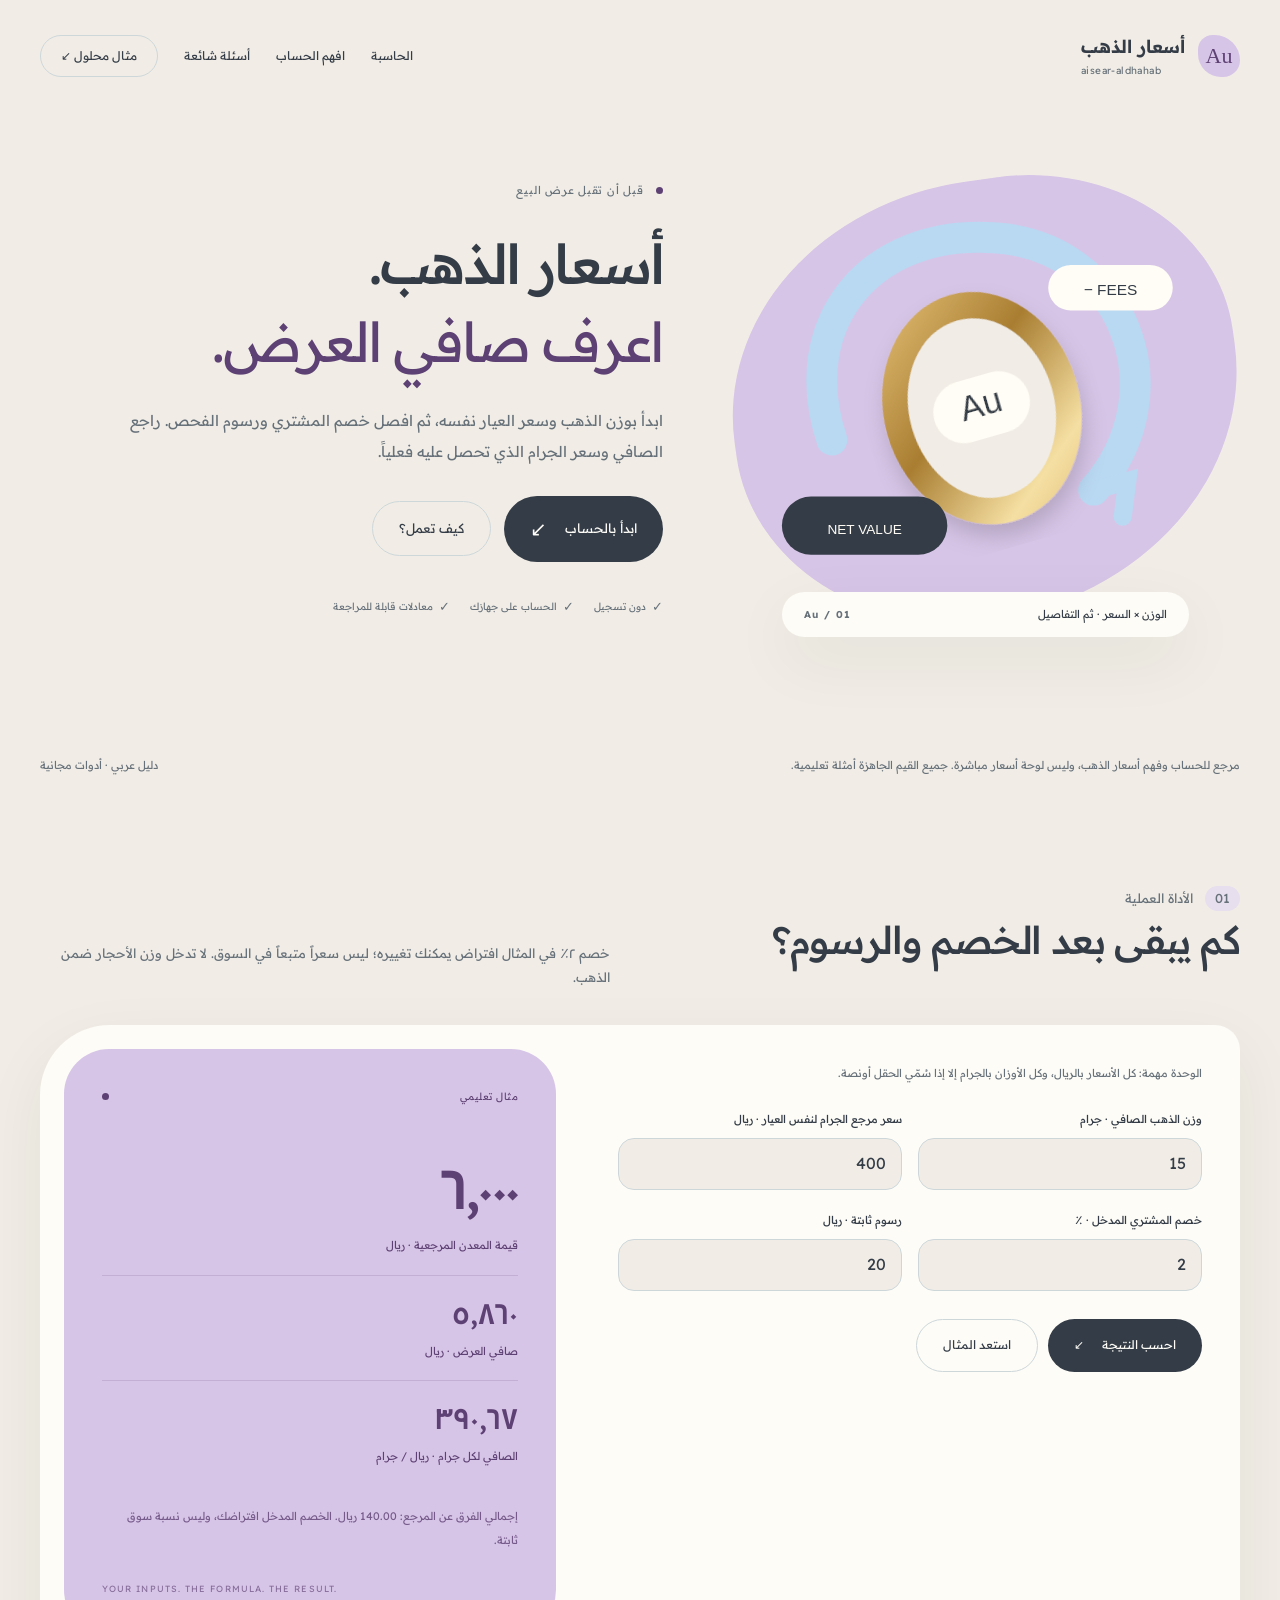
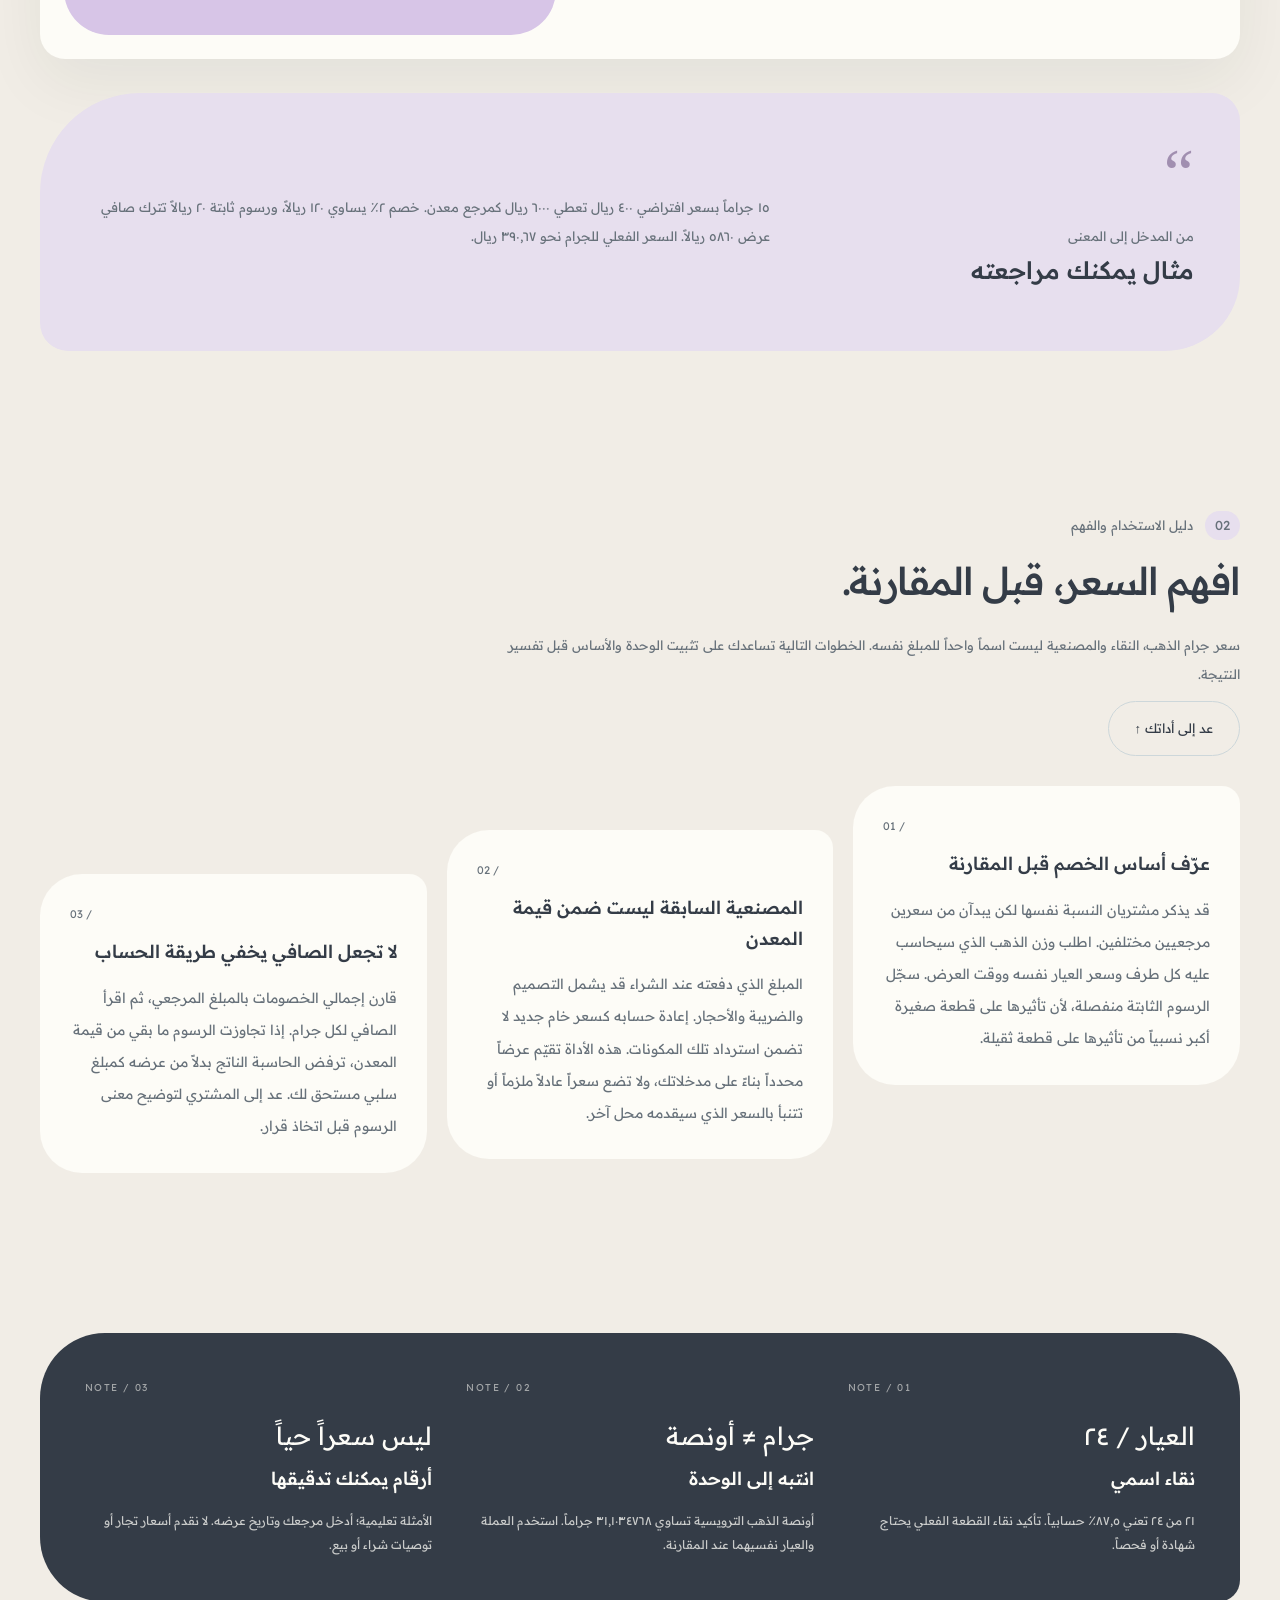
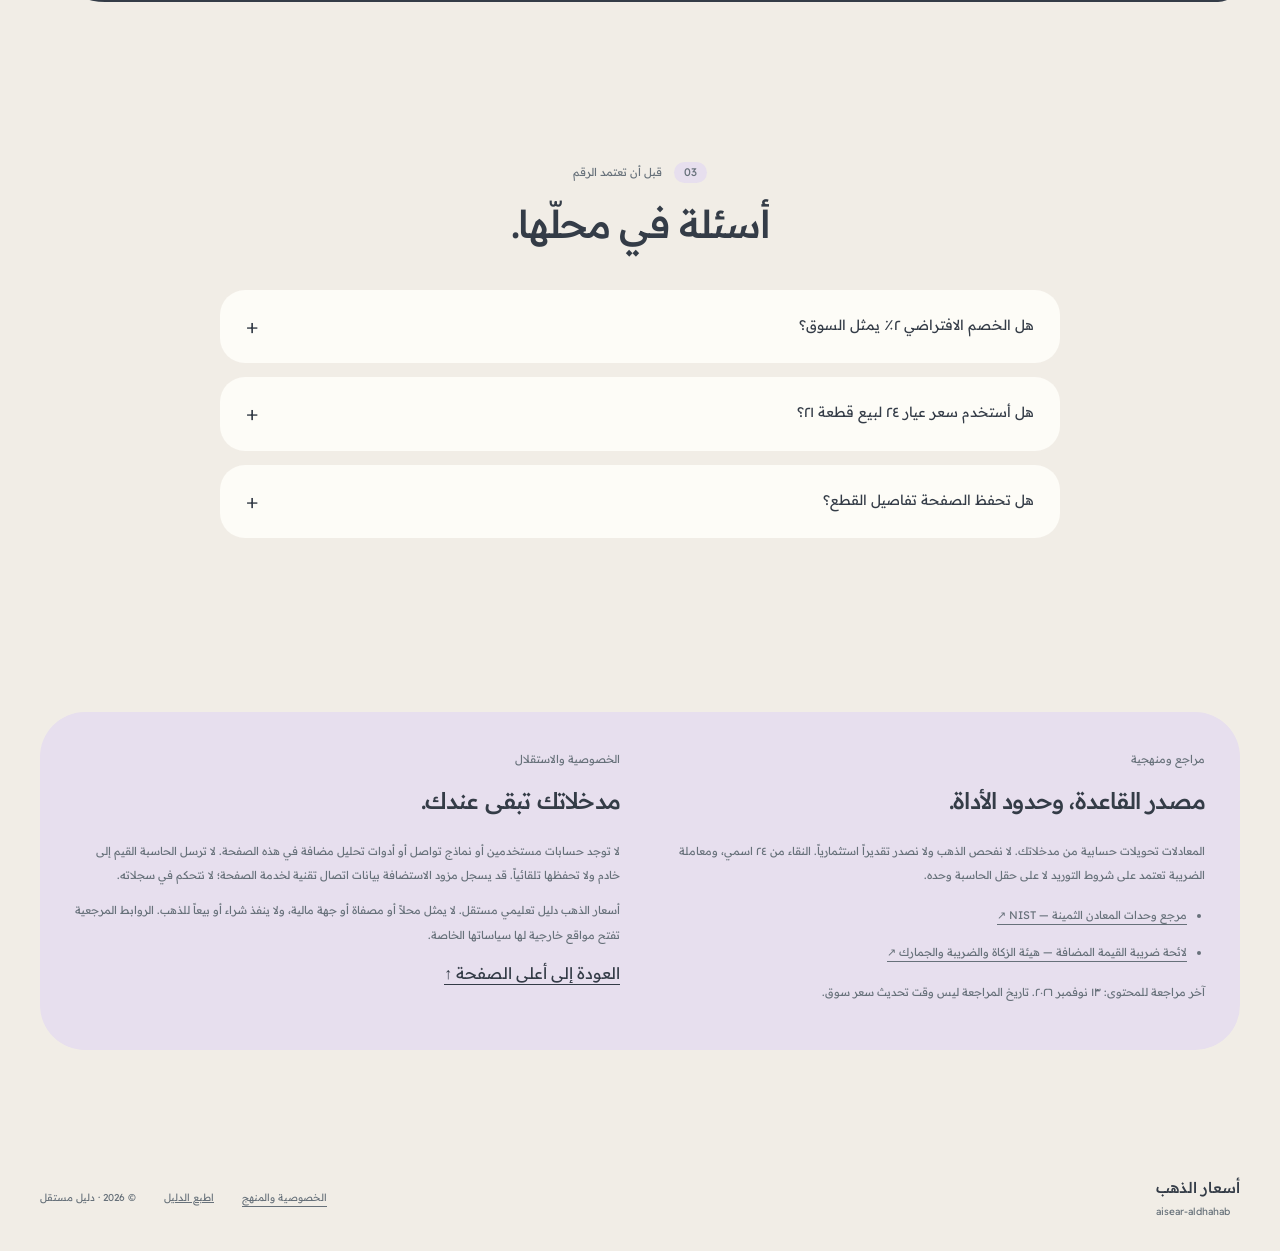
<file: index.html>
<!doctype html><html lang="ar" dir="rtl"><head><meta charset="utf-8"><meta name="viewport" content="width=device-width,initial-scale=1"><title>أسعار الذهب: حاسبة بيع الذهب المستعمل وصافي المبلغ</title><meta name="description" content="ابدأ بوزن الذهب وسعر العيار نفسه، ثم افصل خصم المشتري ورسوم الفحص. راجع الصافي وسعر الجرام الذي تحصل عليه فعلياً. حاسبة عربية بمعادلات واضحة وأمثلة تعليمية؛ السعر تدخله أنت."><meta name="robots" content="index,follow,max-image-preview:large"><meta name="theme-color" content="#343c47"><link rel="canonical" href="https://bonsaionlinecas-sys.github.io/aisear-aldhahab/"><link rel="icon" href="assets/icon.svg" type="image/svg+xml"><link rel="preload" href="assets/readex-pro.ttf" as="font" type="font/ttf" crossorigin><link rel="stylesheet" href="assets/style.css"><meta property="og:type" content="website"><meta property="og:locale" content="ar_SA"><meta property="og:title" content="أسعار الذهب: حاسبة بيع الذهب المستعمل وصافي المبلغ"><meta property="og:description" content="ابدأ بوزن الذهب وسعر العيار نفسه، ثم افصل خصم المشتري ورسوم الفحص. راجع الصافي وسعر الجرام الذي تحصل عليه فعلياً. حاسبة عربية بمعادلات واضحة وأمثلة تعليمية؛ السعر تدخله أنت."><meta property="og:url" content="https://bonsaionlinecas-sys.github.io/aisear-aldhahab/"><meta property="og:image" content="https://bonsaionlinecas-sys.github.io/aisear-aldhahab/assets/social.svg"><meta name="twitter:card" content="summary_large_image"><script type="application/ld+json">{"@context":"https://schema.org","@graph":[{"@type":"WebSite","@id":"https://bonsaionlinecas-sys.github.io/aisear-aldhahab/#website","url":"https://bonsaionlinecas-sys.github.io/aisear-aldhahab/","name":"أسعار الذهب","inLanguage":"ar-SA"},{"@type":"WebPage","@id":"https://bonsaionlinecas-sys.github.io/aisear-aldhahab/#webpage","url":"https://bonsaionlinecas-sys.github.io/aisear-aldhahab/","name":"أسعار الذهب: حاسبة بيع الذهب المستعمل وصافي المبلغ","description":"ابدأ بوزن الذهب وسعر العيار نفسه، ثم افصل خصم المشتري ورسوم الفحص. راجع الصافي وسعر الجرام الذي تحصل عليه فعلياً. حاسبة عربية بمعادلات واضحة وأمثلة تعليمية؛ السعر تدخله أنت.","isPartOf":{"@id":"https://bonsaionlinecas-sys.github.io/aisear-aldhahab/#website"},"inLanguage":"ar-SA","mainEntity":{"@id":"https://bonsaionlinecas-sys.github.io/aisear-aldhahab/#calculator"}},{"@type":"WebApplication","@id":"https://bonsaionlinecas-sys.github.io/aisear-aldhahab/#calculator","name":"كم يبقى بعد الخصم والرسوم؟","url":"https://bonsaionlinecas-sys.github.io/aisear-aldhahab/#calculator","applicationCategory":"FinanceApplication","operatingSystem":"Any","inLanguage":"ar-SA","browserRequirements":"JavaScript for interactive calculations","isAccessibleForFree":true,"offers":{"@type":"Offer","price":"0","priceCurrency":"SAR"}}]}</script><script type="module" src="assets/app.mjs"></script></head><body class="gold editorial"><a class="skip" href="#main">انتقل إلى المحتوى</a><header class="site-header wrap"><a class="brand" href="/aisear-aldhahab/" aria-label="أسعار الذهب — الرئيسية"><span class="brand-mark" aria-hidden="true">Au</span><span><strong>أسعار الذهب</strong><small>aisear-aldhahab</small></span></a><button type="button" id="menu-toggle" aria-controls="page-nav" aria-expanded="false">القائمة</button><nav id="page-nav" aria-label="التنقل الرئيسي"><a href="#calculator">الحاسبة</a><a href="#guide">افهم الحساب</a><a href="#faq">أسئلة شائعة</a><a href="#example" class="nav-cta">مثال محلول ↙</a></nav></header><main id="main"><section class="hero wrap" aria-labelledby="hero-title"><div class="hero-copy"><div class="eyebrow">قبل أن تقبل عرض البيع</div><h1 id="hero-title">أسعار الذهب.<span>اعرف صافي العرض.</span></h1><p>ابدأ بوزن الذهب وسعر العيار نفسه، ثم افصل خصم المشتري ورسوم الفحص. راجع الصافي وسعر الجرام الذي تحصل عليه فعلياً.</p><div class="hero-actions"><a class="btn" href="#calculator">ابدأ بالحساب<span class="arrow" aria-hidden="true">↙</span></a><a class="btn btn-quiet" href="#guide">كيف تعمل؟</a></div><div class="hero-foot"><span>دون تسجيل</span><span>الحساب على جهازك</span><span>معادلات قابلة للمراجعة</span></div></div><div class="art"><img class="hero-art" src="assets/hero.svg" width="560" height="520" alt="" fetchpriority="high"><div class="art-caption"><span>الوزن × السعر · ثم التفاصيل</span><b dir="ltr">Au / 01</b></div></div></section><div class="trust-strip wrap"><p>مرجع للحساب وفهم أسعار الذهب، وليس لوحة أسعار مباشرة. جميع القيم الجاهزة أمثلة تعليمية.</p><span>دليل عربي · أدوات مجانية</span></div><section id="calculator" class="section wrap" aria-labelledby="tool-title"><div class="section-head"><div><p class="section-kicker"><b>01</b>الأداة العملية</p><h2 id="tool-title">كم يبقى بعد الخصم والرسوم؟</h2></div><p>خصم ٢٪ في المثال افتراض يمكنك تغييره؛ ليس سعراً متبعاً في السوق. لا تدخل وزن الأحجار ضمن الذهب.</p></div><div class="tool-shell"><div class="form-panel"><p class="form-hint">الوحدة مهمة: كل الأسعار بالريال، وكل الأوزان بالجرام إلا إذا سُمّي الحقل أونصة.</p><form id="calculator-form" data-tool="scrap" data-topic="gold"><div class="fields"><div class="field"><label for="weight">وزن الذهب الصافي · جرام</label><input id="weight" name="weight" type="text" inputmode="decimal" value="15" data-number data-min="0.001" data-max="100000" data-integer="false" autocomplete="off" required spellcheck="false" maxlength="18"></div><div class="field"><label for="price">سعر مرجع الجرام لنفس العيار · ريال</label><input id="price" name="price" type="text" inputmode="decimal" value="400" data-number data-min="0.001" data-max="1000000" data-integer="false" autocomplete="off" required spellcheck="false" maxlength="18"></div><div class="field"><label for="discount">خصم المشتري المدخل · ٪</label><input id="discount" name="discount" type="text" inputmode="decimal" value="2" data-number data-min="0" data-max="100" data-integer="false" autocomplete="off" required spellcheck="false" maxlength="18"></div><div class="field"><label for="fee">رسوم ثابتة · ريال</label><input id="fee" name="fee" type="text" inputmode="decimal" value="20" data-number data-min="0" data-max="1000000" data-integer="false" autocomplete="off" required spellcheck="false" maxlength="18"></div></div><div class="form-buttons"><button class="btn" type="submit">احسب النتيجة <span aria-hidden="true">↙</span></button><button class="btn btn-quiet" type="reset">استعد المثال</button></div></form><p id="form-error" class="error" role="alert" hidden></p><noscript><p class="error">الحساب التفاعلي يحتاج JavaScript. المثال المحلول والمعادلات والمحتوى الإرشادي أدناه متاحة للقراءة بدونه.</p></noscript></div><div class="result-panel"><div><div class="result-overline"><span id="result-state">مثال تعليمي</span><span class="dot" aria-hidden="true"></span></div><div id="result" aria-live="polite" aria-atomic="true"><div class="metric"><strong data-result="0">٦٬٠٠٠</strong><span>قيمة المعدن المرجعية · ريال</span></div><div class="metric"><strong data-result="1">٥٬٨٦٠</strong><span>صافي العرض · ريال</span></div><div class="metric"><strong data-result="2">٣٩٠٫٦٦٦٧</strong><span>الصافي لكل جرام · ريال / جرام</span></div><p id="result-note" class="result-note">إجمالي الفرق عن المرجع: 140.00 ريال. الخصم المدخل افتراضك، وليس نسبة سوق ثابتة.</p></div></div><span class="mini-label" dir="ltr">YOUR INPUTS. THE FORMULA. THE RESULT.</span></div></div><aside class="example" id="example" aria-labelledby="example-title"><div><div class="example-mark" aria-hidden="true">“</div><p class="section-kicker">من المدخل إلى المعنى</p><h3 id="example-title">مثال يمكنك مراجعته</h3></div><p>١٥ جراماً بسعر افتراضي ٤٠٠ ريال تعطي ٦٠٠٠ ريال كمرجع معدن. خصم ٢٪ يساوي ١٢٠ ريالاً، ورسوم ثابتة ٢٠ ريالاً تترك صافي عرض ٥٨٦٠ ريالاً. السعر الفعلي للجرام نحو ٣٩٠٫٦٧ ريال.</p></aside></section><section id="guide" class="section wrap guide" aria-labelledby="guide-title"><div class="guide-title"><p class="section-kicker"><b>02</b>دليل الاستخدام والفهم</p><h2 id="guide-title">افهم السعر، قبل المقارنة.</h2><p>سعر جرام الذهب، النقاء والمصنعية ليست اسماً واحداً للمبلغ نفسه. الخطوات التالية تساعدك على تثبيت الوحدة والأساس قبل تفسير النتيجة.</p><a href="#calculator" class="btn btn-quiet">عد إلى أداتك ↑</a></div><div><article class="guide-article"><span class="article-no" dir="ltr">01 /</span><h3>عرّف أساس الخصم قبل المقارنة</h3><p>قد يذكر مشتريان النسبة نفسها لكن يبدآن من سعرين مرجعيين مختلفين. اطلب وزن الذهب الذي سيحاسب عليه كل طرف وسعر العيار نفسه ووقت العرض. سجّل الرسوم الثابتة منفصلة، لأن تأثيرها على قطعة صغيرة أكبر نسبياً من تأثيرها على قطعة ثقيلة.</p></article><article class="guide-article"><span class="article-no" dir="ltr">02 /</span><h3>المصنعية السابقة ليست ضمن قيمة المعدن</h3><p>المبلغ الذي دفعته عند الشراء قد يشمل التصميم والضريبة والأحجار. إعادة حسابه كسعر خام جديد لا تضمن استرداد تلك المكونات. هذه الأداة تقيّم عرضاً محدداً بناءً على مدخلاتك، ولا تضع سعراً عادلاً ملزماً أو تتنبأ بالسعر الذي سيقدمه محل آخر.</p></article><article class="guide-article"><span class="article-no" dir="ltr">03 /</span><h3>لا تجعل الصافي يخفي طريقة الحساب</h3><p>قارن إجمالي الخصومات بالمبلغ المرجعي، ثم اقرأ الصافي لكل جرام. إذا تجاوزت الرسوم ما بقي من قيمة المعدن، ترفض الحاسبة الناتج بدلاً من عرضه كمبلغ سلبي مستحق لك. عد إلى المشتري لتوضيح معنى الرسوم قبل اتخاذ قرار.</p></article></div></section><section class="section wrap" aria-label="مفاتيح القراءة"><div class="info-band"><article><small dir="ltr">NOTE / 01</small><strong>العيار / ٢٤</strong><h3>نقاء اسمي</h3><p>٢١ من ٢٤ تعني ٨٧٫٥٪ حسابياً. تأكيد نقاء القطعة الفعلي يحتاج شهادة أو فحصاً.</p></article><article><small dir="ltr">NOTE / 02</small><strong>جرام ≠ أونصة</strong><h3>انتبه إلى الوحدة</h3><p>أونصة الذهب الترويسية تساوي ٣١٫١٠٣٤٧٦٨ جراماً. استخدم العملة والعيار نفسيهما عند المقارنة.</p></article><article><small dir="ltr">NOTE / 03</small><strong>ليس سعراً حياً</strong><h3>أرقام يمكنك تدقيقها</h3><p>الأمثلة تعليمية؛ أدخل مرجعك وتاريخ عرضه. لا نقدم أسعار تجار أو توصيات شراء أو بيع.</p></article></div></section><section id="faq" class="section wrap faq" aria-labelledby="faq-title"><p class="section-kicker"><b>03</b>قبل أن تعتمد الرقم</p><h2 id="faq-title">أسئلة في محلّها.</h2><details><summary>هل الخصم الافتراضي ٢٪ يمثل السوق؟</summary><p>لا. هو مثال حسابي فقط. أدخل النسبة الفعلية التي قدمها المشتري أو صفراً إن لم توجد.</p></details><details><summary>هل أستخدم سعر عيار ٢٤ لبيع قطعة ٢١؟</summary><p>ليس مباشرة. أدخل سعر جرام العيار نفسه، أو حوّل المرجع أولاً وفق النقاء.</p></details><details><summary>هل تحفظ الصفحة تفاصيل القطع؟</summary><p>لا ترسل المدخلات ولا تحفظها تلقائياً. تبقى العملية في الصفحة الحالية داخل متصفحك.</p></details></section><section id="sources" class="section wrap"><div class="sources"><div><p class="section-kicker">مراجع ومنهجية</p><h2>مصدر القاعدة، وحدود الأداة.</h2><p>المعادلات تحويلات حسابية من مدخلاتك. لا نفحص الذهب ولا نصدر تقديراً استثمارياً. النقاء من ٢٤ اسمي، ومعاملة الضريبة تعتمد على شروط التوريد لا على حقل الحاسبة وحده.</p><ul><li><a href="https://www.nist.gov/pml/special-publication-811/nist-guide-si-appendix-b-conversion-factors/nist-guide-si-appendix-b8" target="_blank" rel="noopener noreferrer">مرجع وحدات المعادن الثمينة — NIST ↗</a></li><li><a href="https://zatca.gov.sa/en/RulesRegulations/Taxes/Documents/Implmenting%20Regulations%20of%20the%20VAT%20Law_EN.pdf" target="_blank" rel="noopener noreferrer">لائحة ضريبة القيمة المضافة — هيئة الزكاة والضريبة والجمارك ↗</a></li></ul><p>آخر مراجعة للمحتوى: ١٣ نوفمبر ٢٠٢٦. تاريخ المراجعة ليس وقت تحديث سعر سوق.</p></div><div id="privacy"><p class="section-kicker">الخصوصية والاستقلال</p><h2>مدخلاتك تبقى عندك.</h2><p>لا توجد حسابات مستخدمين أو نماذج تواصل أو أدوات تحليل مضافة في هذه الصفحة. لا ترسل الحاسبة القيم إلى خادم ولا تحفظها تلقائياً. قد يسجل مزود الاستضافة بيانات اتصال تقنية لخدمة الصفحة؛ لا نتحكم في سجلاته.</p><p>أسعار الذهب دليل تعليمي مستقل. لا يمثل محلاً أو مصفاة أو جهة مالية، ولا ينفذ شراء أو بيعاً للذهب. الروابط المرجعية تفتح مواقع خارجية لها سياساتها الخاصة.</p><a href="#main">العودة إلى أعلى الصفحة ↑</a></div></div></section></main><footer class="site-footer wrap"><div class="footer-brand"><strong>أسعار الذهب</strong><span>aisear-aldhahab</span></div><div class="footer-end"><a href="#privacy">الخصوصية والمنهج</a><button type="button" id="print-page" class="print-btn">اطبع الدليل</button><span>© 2026 · دليل مستقل</span></div></footer></body></html>
</file>
<file: assets/style.css>
@font-face{font-family:Readex;src:url('./readex-pro.ttf') format('truetype');font-weight:100 900;font-style:normal;font-display:swap}
:root{font-family:Readex,Tahoma,sans-serif;font-synthesis:none;--paper:#f4f3e8;--ink:#17312c;--muted:#50645e;--accent:#c5ed65;--accent-ink:#203923;--surface:#fffdf7;--wash:#e3e8d8;--line:#cbd4c6;--round:48px;--shadow:0 22px 65px #142d2410;color:var(--ink);background:var(--paper);scroll-behavior:smooth;scroll-padding-top:110px}
*{box-sizing:border-box}body{margin:0;line-height:1.9;overflow-x:clip}a{color:inherit;text-decoration-thickness:1px;text-underline-offset:5px}button,input,select{font:inherit}button,a,input,select,summary{-webkit-tap-highlight-color:transparent}button{cursor:pointer}button:disabled{cursor:default;opacity:.45}a:focus-visible,button:focus-visible,input:focus-visible,select:focus-visible,summary:focus-visible{outline:3px solid var(--ink);outline-offset:5px}input:focus-visible,select:focus-visible{outline-color:var(--accent-ink)}button,a{touch-action:manipulation}::selection{background:var(--accent);color:var(--accent-ink)}[hidden]{display:none!important}.skip{position:absolute;top:-100px;right:20px;z-index:100;padding:10px 22px;background:var(--accent);border-radius:40px}.skip:focus{top:10px}.wrap{width:min(1200px,calc(100% - 64px));margin-inline:auto}.site-header{position:relative;z-index:5;display:flex;align-items:center;gap:24px;justify-content:space-between;min-height:112px}.brand{display:flex;gap:13px;align-items:center;text-decoration:none;line-height:1.3}.brand-mark{width:42px;height:42px;display:grid;place-items:center;border-radius:50% 50% 42% 50%;background:var(--accent);color:var(--accent-ink);font-size:22px}.brand strong{display:block;font-size:18px;font-weight:650}.brand small{font-size:10px;letter-spacing:.04em;direction:ltr;display:block;margin-top:6px;color:var(--muted)}nav{display:flex;gap:26px;align-items:center;font-size:12px}nav a{text-decoration:none}nav a:hover{text-decoration:underline}nav .nav-cta{padding:9px 20px;border:1px solid var(--line);border-radius:60px}#menu-toggle{display:none;border:1px solid var(--line);border-radius:50px;padding:8px 16px;background:transparent;color:inherit}.hero{position:relative;padding:54px 0 70px;display:grid;grid-template-columns:1.03fr .97fr;gap:55px;align-items:center;min-height:620px}.eyebrow{font-size:11px;letter-spacing:.07em;color:var(--muted);display:flex;align-items:center;gap:12px}.eyebrow:before{content:'';width:7px;height:7px;border-radius:50%;background:var(--accent-ink)}h1{font-weight:500;font-size:clamp(38px,4.65vw,66px);line-height:1.42;letter-spacing:-.045em;margin:24px 0}h1 span{display:block;color:var(--accent-ink)}.hero p{font-size:15px;max-width:540px;color:var(--muted);line-height:2.1;margin:0 0 28px}.hero-actions{display:flex;gap:13px;align-items:center;flex-wrap:wrap}.btn{border:0;display:inline-flex;gap:18px;justify-content:center;align-items:center;padding:14px 26px;border-radius:60px;font-size:13px;text-decoration:none;background:var(--ink);color:var(--surface);min-height:52px;transition:transform .18s}.btn:hover{transform:translateY(-2px)}.btn .arrow{font-size:20px}.btn-quiet{background:transparent;color:var(--ink);border:1px solid var(--line)}.hero-foot{display:flex;gap:20px;font-size:10px;color:var(--muted);margin-top:32px}.hero-foot span{display:flex;align-items:center;gap:6px}.hero-foot span:before{content:'✓';font-size:13px}.art{position:relative;isolation:isolate;min-width:0}.art:before{content:'';position:absolute;inset:5% 0;border-radius:44% 55% 48% 60%;background:var(--wash);z-index:-1;transform:rotate(-8deg)}.hero-art{display:block;width:100%;height:auto;aspect-ratio:1.05}.art-caption{position:absolute;bottom:1%;inset-inline:10%;display:flex;align-items:center;justify-content:space-between;border-radius:60px;background:var(--surface);padding:12px 22px;box-shadow:var(--shadow);font-size:11px}.art-caption b{font-size:10px;letter-spacing:.14em;color:var(--muted)}.trust-strip{display:flex;gap:20px;justify-content:space-between;align-items:center;padding:23px 0 30px;font-size:11px;color:var(--muted)}.trust-strip>p{margin:0;max-width:650px}.section{padding:80px 0}.section-kicker{font-size:11px;color:var(--muted);margin:0 0 12px}.section-kicker b{font-weight:450;display:inline-block;margin-inline-end:12px;background:var(--wash);padding:0px 10px;border-radius:100px;font-variant-numeric:tabular-nums}h2{font-weight:500;font-size:clamp(25px,3vw,39px);line-height:1.55;letter-spacing:-.035em;margin:0 0 20px}h3{font-size:18px;font-weight:550;line-height:1.7;margin:0 0 14px}.section-head{display:flex;justify-content:space-between;align-items:end;gap:40px;margin-bottom:35px}.section-head p{max-width:570px;font-size:13px;color:var(--muted);margin:0}.tool-shell{display:grid;grid-template-columns:1.05fr .95fr;border-radius:var(--round) 18px var(--round) var(--round);background:var(--surface);box-shadow:var(--shadow);overflow:hidden}.form-panel{padding:38px}.form-hint{font-size:11px;color:var(--muted);margin:0 0 25px;max-width:500px}.fields{display:grid;grid-template-columns:1fr 1fr;gap:20px 16px}.field{min-width:0}label{display:block;font-size:11px;font-weight:450;margin-bottom:8px}input,select{width:100%;min-width:0;min-height:52px;border:1px solid var(--line);border-radius:16px;padding:10px 15px;background:var(--paper);color:var(--ink);font-size:16px;line-height:1.3}input[data-number],input[type=date],input[type=time]{direction:ltr;text-align:right;font-variant-numeric:tabular-nums}input:focus,select:focus{background:var(--surface)}.form-buttons{display:flex;gap:10px;flex-wrap:wrap;margin-top:28px}.form-buttons button{font-size:12px}.result-panel{background:var(--accent);color:var(--accent-ink);padding:38px;display:flex;flex-direction:column;justify-content:space-between;min-width:0;border-radius:50px 0 0 0}.result-overline{display:flex;justify-content:space-between;gap:10px;font-size:10px;letter-spacing:.05em;margin-bottom:25px}.result-overline .dot{width:7px;height:7px;background:currentColor;border-radius:50%;align-self:center}.metric{padding:16px 0}.metric+.metric{border-top:1px solid color-mix(in srgb,currentColor 17%,transparent)}.metric:first-child strong{font-size:58px;letter-spacing:-.06em}.metric strong{display:block;font-size:30px;font-weight:500;line-height:1.4;font-variant-numeric:tabular-nums;overflow-wrap:anywhere}.metric span{font-size:11px}.result-note{font-size:11px;line-height:2.1;opacity:.8;margin:20px 0 0}.mini-label{font-size:9px;letter-spacing:.12em;display:block;margin-top:28px;opacity:.65}.error{font-size:13px;padding:20px;background:#fff4ef;border:1px solid #b62f2f;color:#832323;border-radius:20px}.example{position:relative;display:grid;grid-template-columns:.7fr 1.3fr;gap:55px;align-items:center;background:var(--wash);padding:46px;border-radius:100px 28px 75px 28px;margin-top:34px}.example h3{font-size:24px}.example p{font-size:13px;margin:0;color:var(--muted);line-height:2.2}.example-mark{font-family:Georgia,serif;font-size:68px;line-height:1;color:var(--accent-ink);opacity:.5;margin-bottom:15px}.guide{display:grid;grid-template-columns:.72fr 1.28fr;gap:70px;align-items:start}.guide-title{position:sticky;top:40px}.guide-title p{font-size:13px;color:var(--muted);line-height:2.2}.guide-article{padding:30px 0}.guide-article:first-child{padding-top:0}.article-no{font-size:11px;display:block;color:var(--muted);margin-bottom:12px}.guide-article p{font-size:14px;line-height:2.3;color:var(--muted);margin:0}.guide-article+.guide-article{border-top:1px solid var(--line)}.info-band{border-radius:65px 65px 22px 65px;background:var(--ink);color:var(--surface);padding:45px;display:grid;grid-template-columns:repeat(3,1fr);gap:34px}.info-band strong{display:block;font-size:25px;font-weight:400;line-height:1.5;margin-bottom:10px}.info-band p{font-size:12px;line-height:2;opacity:.75;margin:0}.info-band small{display:block;font-size:10px;opacity:.55;margin-bottom:20px;letter-spacing:.14em}.faq{max-width:840px;margin-inline:auto}.faq h2{text-align:center;margin-bottom:36px}.faq>.section-kicker{text-align:center}details{background:var(--surface);border-radius:25px;margin-bottom:14px;padding:0 26px}summary{cursor:pointer;padding:22px 0;display:flex;justify-content:space-between;gap:20px;font-size:14px;list-style:none}summary:after{content:'+';font-size:21px;font-weight:300;line-height:1.4}summary::-webkit-details-marker{display:none}details[open] summary:after{content:'−'}details p{margin:0;padding-bottom:25px;font-size:13px;line-height:2.2;color:var(--muted)}.sources{background:var(--wash);border-radius:45px;padding:35px;display:grid;grid-template-columns:1fr 1fr;gap:40px}.sources h2{font-size:23px}.sources p,.sources li{font-size:11px;line-height:2.2;color:var(--muted)}.sources ul{padding-inline-start:18px}.sources li+li{margin-top:12px}.sources a{overflow-wrap:anywhere}.site-footer{padding:44px 0 30px;display:flex;justify-content:space-between;gap:25px;font-size:10px;color:var(--muted);align-items:center}.footer-brand strong{display:block;font-size:15px;color:var(--ink);font-weight:500}.footer-brand span{direction:ltr;display:block;font-size:10px}.footer-end{display:flex;gap:20px;align-items:center}.print-btn{background:none;color:inherit;border:0;text-decoration:underline;font-size:10px;padding:8px}.time-result{font-size:28px;font-weight:450;line-height:1.8}.download{margin-top:18px;background:var(--ink);color:var(--surface);width:100%;font-size:12px}.form-picks{display:grid;grid-template-columns:repeat(5,1fr);gap:9px}.form-picks label{font-size:10px}.form-picks select{font-size:13px;padding:10px 8px}.gold{--paper:#f7f2e9;--ink:#372c24;--muted:#786553;--accent:#e7c573;--accent-ink:#664b1e;--surface:#fffdf8;--wash:#ebe3d3;--line:#dcd1bf}.gold .brand-mark{border-radius:35% 60% 40% 55%;font-family:Georgia,serif}.gold .hero h1 span{font-weight:400}.paper{--paper:#f7f3e9;--ink:#252d3d;--muted:#647087;--accent:#ffa887;--accent-ink:#6f3023;--wash:#eee5dc;--line:#d9d0c5;--round:65px}.paper .hero{grid-template-columns:1.1fr .9fr}.paper .art:before{border-radius:50% 50% 40% 65%;transform:rotate(10deg)}.paper .hero h1{font-weight:420}.paper .tool-shell{border-radius:85px 30px 30px 30px}.paper .result-panel{border-radius:85px 0 50px 0}.paper.gold{--accent:#c8d5ae;--accent-ink:#365039;--wash:#e6eadc}.editorial{--paper:#f1ede6;--ink:#343c47;--muted:#67717a;--accent:#b9d8f2;--accent-ink:#294965;--wash:#dfe5e5;--surface:#fdfcf7;--line:#cdd7da}.editorial .hero{gap:90px;padding-top:24px}.editorial .art:before{border-radius:52% 42% 55% 45%;background:var(--accent)}.editorial h1{font-size:clamp(38px,4.1vw,58px)}.editorial .tool-shell{border-radius:32px 85px 32px 32px}.editorial.gold{--accent:#d7c5e7;--accent-ink:#5e4174;--wash:#e7dfee}.studio{--paper:#edf2ec;--ink:#233b34;--muted:#5f746b;--accent:#f2b6a1;--accent-ink:#643625;--surface:#fbfdf8;--wash:#dce5d7;--line:#c3d2c6}.studio .hero{grid-template-columns:.95fr 1.05fr;gap:80px}.studio .art:before{border-radius:42% 62% 45% 55%;background:var(--ink)}.studio .tool-shell{border-radius:32px 90px 60px 32px}.studio.gold{--paper:#f4eee7;--ink:#4d3b3b;--muted:#78666b;--accent:#f3c3b9;--accent-ink:#723f45;--wash:#ede0dc}.night{--paper:#172d2a;--ink:#e8f2d9;--muted:#a6bdb1;--accent:#d5ef82;--accent-ink:#334925;--surface:#203934;--wash:#29443b;--line:#3e594d;--shadow:0 20px 65px #08151130}.night .art:before{border-radius:50% 50% 70% 35%;background:#334e3e}.night .btn{color:var(--paper)}.night .btn-quiet{color:var(--ink)}.night .info-band{background:var(--surface);color:var(--ink)}.night .download{background:#183626;color:#e7f4dc}.night.gold{--paper:#29243a;--ink:#f3ebdf;--muted:#bdb1bf;--surface:#373048;--accent:#e3c987;--accent-ink:#5d461e;--wash:#40364e;--line:#5b5067}.night.gold .art:before{background:#4c3b54}.night .result-panel .btn{background:var(--accent-ink);color:#fff}.bloom{--paper:#fff3ee;--ink:#542b3e;--muted:#8a697b;--accent:#d9c4ed;--accent-ink:#5b3978;--surface:#fffaf7;--wash:#f1dee5;--line:#dfc6d3}.bloom .art:before{border-radius:60% 38% 55% 35%;background:var(--accent)}.bloom .hero{grid-template-columns:1fr 1fr;gap:70px}.bloom .example{border-radius:25px 90px 25px 65px}.bloom.gold{--paper:#f2f4e9;--ink:#3d442c;--muted:#767c62;--accent:#d3df9e;--accent-ink:#4f5c29;--wash:#e4e9d3;--line:#cdd6b5}.atlas{--paper:#eef2f7;--ink:#28375a;--muted:#6a7894;--accent:#aac7ff;--accent-ink:#274e91;--surface:#fbfcff;--wash:#dfe7f3;--line:#c8d4e8}.atlas .art:before{border-radius:40% 50% 55% 55%}.atlas .hero{grid-template-columns:1.1fr .9fr;gap:75px}.atlas .tool-shell{border-radius:65px 25px 65px 25px}.atlas.gold{--paper:#f4f1e8;--ink:#544c35;--muted:#89806c;--accent:#ecd790;--accent-ink:#715a1f;--wash:#eae3d0;--line:#d9cfb2}.ribbon{--paper:#edeef1;--ink:#3b3852;--muted:#76708b;--accent:#c7c0f0;--accent-ink:#504480;--surface:#fcfbff;--wash:#e0deed;--line:#cdcadf}.ribbon .hero{gap:90px}.ribbon .hero .art{transform:rotate(-4deg)}.ribbon .art:before{border-radius:35% 60% 40% 65%}.ribbon .tool-shell{border-radius:25px 75px 25px 75px}.ribbon.gold{--paper:#eef5ef;--ink:#314a45;--muted:#67847a;--accent:#b6dbcc;--accent-ink:#2f6156;--wash:#dcebe0;--line:#c2d9ca}
body{color:var(--ink);background:var(--paper)}.night .hero h1 span{color:var(--accent)}.night .eyebrow:before{background:var(--accent)}.night .example-mark{color:var(--accent)}.night input:focus-visible,.night select:focus-visible{outline-color:var(--accent)}
@media(min-width:1100px){.editorial .hero-copy,.bloom .hero-copy{padding-inline-start:18px}.night .hero{padding-block:75px 95px}.night .hero h1{font-weight:400}.studio .hero-art{transform:rotate(9deg)}}
@media(max-width:950px){.wrap{width:calc(100% - 42px)}.hero,.paper .hero,.studio .hero,.bloom .hero,.atlas .hero{gap:30px}.site-header{gap:15px}nav{gap:15px;font-size:10px}.hero{min-height:540px}h1{font-size:44px}.form-panel,.result-panel{padding:28px}.guide{gap:35px}.section-head{gap:25px}.hero-foot{gap:12px;font-size:9px}.example{padding:32px;gap:30px}.form-picks{grid-template-columns:repeat(3,1fr)}}
@media(max-width:700px){:root{scroll-padding-top:20px}.wrap{width:calc(100% - 36px)}.site-header{min-height:88px}.brand strong{font-size:15px}.brand small{font-size:8px}.brand-mark{width:36px;height:36px}#menu-toggle{display:block;font-size:11px}nav{display:none;position:absolute;top:78px;inset-inline:0;flex-direction:column;align-items:stretch;padding:22px;background:var(--surface);border:1px solid var(--line);border-radius:26px;box-shadow:var(--shadow);font-size:13px}nav.is-open{display:flex}nav a{padding:6px 10px}.hero,.paper .hero,.editorial .hero,.studio .hero,.bloom .hero,.atlas .hero,.night .hero,.ribbon .hero{grid-template-columns:1fr;gap:20px;padding:32px 0 34px;min-height:0}.hero-copy{max-width:550px}.hero h1,.editorial .hero h1{font-size:40px;margin:20px 0}.hero p{font-size:13px;line-height:2.15;margin-bottom:24px}.eyebrow{font-size:10px}.hero-foot{font-size:9px;gap:16px;margin-top:22px}.hero .art{max-width:420px;width:100%;margin-inline:auto}.hero-art{aspect-ratio:1.22}.art-caption{inset-inline:10%;bottom:0;font-size:10px;padding:10px 18px}.trust-strip{font-size:9px;gap:16px;align-items:start;flex-direction:column;padding-block:22px}.trust-strip>p{max-width:100%}.section{padding-block:46px}.section-head{display:block;margin-bottom:24px}.section-head p{font-size:12px}.section h2{font-size:28px}.tool-shell{grid-template-columns:1fr!important;border-radius:35px 16px 35px 35px!important}.form-panel{padding:24px 20px}.fields{gap:16px 12px}.field label{font-size:10px;line-height:1.8;min-height:35px}input,select{font-size:16px;padding:10px 12px}.form-buttons .btn{font-size:11px;padding:12px 18px}.result-panel,.paper .result-panel{padding:28px 26px;border-radius:38px 0 0 0}.result-panel .metric:first-child strong{font-size:48px}.metric{padding:12px 0}.metric strong{font-size:27px}.result-note{margin-top:12px}.example{grid-template-columns:1fr;gap:12px;padding:30px 26px;border-radius:45px 22px 45px 22px!important}.example-mark{display:none}.example h3{font-size:21px;margin-bottom:0}.example p{font-size:12px}.guide{grid-template-columns:1fr;gap:25px}.guide-title{position:static}.guide-title p{font-size:12px}.guide-article p{font-size:13px;line-height:2.25}.guide-article{padding:25px 0}.info-band{grid-template-columns:1fr;padding:30px;gap:25px;border-radius:45px 45px 20px 45px}.info-band article+article{padding-top:24px;border-top:1px solid #ffffff25}.info-band strong{font-size:23px}.info-band small{margin-bottom:10px}.faq h2{text-align:right}.faq>.section-kicker{text-align:right}details{padding-inline:20px;border-radius:22px}summary{font-size:12px;line-height:2;gap:16px}details p{font-size:12px}.sources{grid-template-columns:1fr;gap:22px;padding:28px 24px;border-radius:30px}.sources h2{font-size:21px}.site-footer{flex-direction:column;align-items:start;padding-block:32px 25px}.footer-end{flex-wrap:wrap;font-size:9px;gap:16px}.form-picks{grid-template-columns:repeat(3,1fr)}.time-result{font-size:23px}.btn{min-height:48px;padding:12px 22px;font-size:12px}}
@media(prefers-reduced-motion:reduce){:root{scroll-behavior:auto}.btn{transition:none}.btn:hover{transform:none}}
@media print{body{background:#fff;color:#111}.site-header nav,.hero .art,.hero-actions,.form-buttons,.footer-end,#menu-toggle,.download{display:none!important}.wrap{width:100%}.hero{min-height:0!important;padding:15px 0!important;display:block!important}h1{font-size:28px!important}.section{padding:20px 0}.tool-shell,.guide,.sources{break-inside:avoid;box-shadow:none}.result-panel{background:#eee!important;color:#111!important}.guide-title{position:static}details p{display:block}a{text-decoration:none}.example,.info-band{background:#eee;color:#111}input,select{border-color:#bbb}.metric:first-child strong{font-size:32px}.hero-foot{margin-top:10px}.trust-strip{padding:10px 0}}
/* Each edition has a different editorial composition, beyond its palette. */
@media(min-width:701px){
 .paper .hero{display:flex;flex-direction:column;text-align:center;gap:12px;padding:18px 0 24px;min-height:0}
 .paper .hero-copy{max-width:1050px}.paper .eyebrow,.paper .hero-actions,.paper .hero-foot{justify-content:center}
 .paper .hero p{max-width:760px;margin-inline:auto;margin-bottom:22px;font-size:14px}.paper .hero h1{font-size:50px;margin:16px 0}
 .paper .hero-foot{margin-top:20px}.paper .hero h1 span{display:inline}.paper .hero .art{width:540px;max-width:100%;height:240px;margin-top:8px}
 .paper .hero-art{height:230px;object-fit:contain}.paper .art:before{inset:10% 9%;border-radius:60% 40% 55% 45%}
 .paper .art-caption{bottom:0;padding:9px 20px;inset-inline:12%}
 .paper .tool-shell{grid-template-columns:1fr;border-radius:54px 54px 26px 54px}
 .paper .fields{grid-template-columns:repeat(3,minmax(0,1fr))}.paper form[data-tool="timezone"] .fields{grid-template-columns:repeat(2,minmax(0,1fr))}
 .paper .result-panel{border-radius:45px 0 0 0;padding:26px 38px}.paper #result{display:grid;grid-template-columns:repeat(3,minmax(0,1fr));gap:0 28px}
 .paper #result>.result-note,.paper #result>.time-result{grid-column:1/-1}.paper .metric+.metric{border-top:0}
 .paper .metric:first-child strong{font-size:38px}.paper .metric strong{font-size:32px}.paper .download{width:max-content;min-width:280px}
 .editorial .hero{grid-template-columns:.9fr 1.1fr;gap:68px}.editorial .hero .art{order:-1}.editorial .hero-copy{padding-inline-start:0}
 .editorial .hero h1{font-size:55px}.editorial .result-panel{margin:24px;border-radius:45px;align-self:stretch}
 .editorial .tool-shell{grid-template-columns:1.1fr .9fr;border-radius:70px 25px 25px 25px}
 .editorial .guide{grid-template-columns:1fr;gap:30px}.editorial .guide-title{position:static;max-width:740px}
 .editorial .guide>div:last-child{display:grid;grid-template-columns:repeat(3,minmax(0,1fr));gap:20px;align-items:start}
 .editorial .guide-article{background:var(--surface);padding:30px;border-radius:42px 18px 42px 42px}
 .editorial .guide-article+.guide-article{border:0}.editorial .guide-article:nth-child(2){margin-top:44px}.editorial .guide-article:nth-child(3){margin-top:88px}
 .studio .hero{grid-template-columns:1fr 1.05fr;gap:8px;padding-block:28px 55px}.studio .hero-copy{background:var(--surface);padding:40px;border-radius:65px 20px 65px 20px;box-shadow:var(--shadow);position:relative;z-index:2}
 .studio .hero h1{font-size:48px}.studio .hero p{font-size:14px}.studio .hero .art{align-self:center}.studio .hero-art{transform:rotate(0)}
 .studio .tool-shell{grid-template-columns:1fr;border-radius:60px 20px 60px 20px}.studio .result-panel{border-radius:52px 0 0 0;padding-block:25px}
 .studio #result{display:grid;grid-template-columns:repeat(3,minmax(0,1fr));column-gap:25px}.studio #result>.result-note{grid-column:1/-1}
 .studio .metric+.metric{border-top:0}.studio .metric:first-child strong{font-size:39px}.studio .metric strong{font-size:32px}
 .studio .example{grid-template-columns:1fr;gap:15px;max-width:950px;margin-inline:auto;margin-top:36px;border-radius:60px 30px}
 .studio .example-mark{display:none}.studio .example h3{display:inline}.studio .example .section-kicker{display:inline;margin-inline-end:20px}
 .night .hero{grid-template-columns:1.12fr .88fr;gap:44px;padding-block:75px 85px}.night .hero h1{font-size:68px}
 .night .art:before{inset:12%;border-radius:50%;background:radial-gradient(ellipse,var(--wash),transparent 72%)}
 .night .art-caption{background:transparent;border:1px solid var(--line);box-shadow:none}.night .tool-shell{grid-template-columns:.86fr 1.14fr;border-radius:25px 80px 25px 80px}
 .night .result-panel{border-radius:80px 0 0 0;padding:44px}.night .metric:first-child strong{font-size:72px}.night .metric{padding-block:20px}
 .night .info-band{grid-template-columns:1fr;gap:26px}.night .info-band article{display:grid;grid-template-columns:1fr 2fr;gap:5px 35px}
 .night .info-band small{grid-column:1;grid-row:1;margin:0}.night .info-band strong{grid-column:1;grid-row:2;margin:0}
 .night .info-band h3{grid-column:2;grid-row:1;margin:0}.night .info-band p{grid-column:2;grid-row:2}.night .info-band article+article{padding-top:24px;border-top:1px solid var(--line)}
 .bloom .hero{display:block;position:relative;min-height:650px;padding-block:55px 80px}.bloom .hero-copy{position:relative;z-index:2;max-width:calc(100% - 385px)}
 .bloom .hero h1{font-size:62px}.bloom .hero .art{position:absolute;left:0;bottom:25px;width:380px}.bloom .hero .art:before{inset:8% -2%;border-radius:60% 38% 55% 35%}
 .bloom .art-caption{font-size:9px;inset-inline:5%;padding-inline:15px}.bloom .example{background:transparent;border:1px solid var(--line);padding-block:35px}
 .bloom .guide{grid-template-columns:1fr;gap:35px}.bloom .guide-title{position:static;max-width:700px;margin-inline:auto;text-align:center}
 .bloom .guide>div:last-child{display:grid;grid-template-columns:1fr 1fr;gap:35px 55px}.bloom .guide-article{padding:0;border:0}
 .bloom .guide-article:last-child{grid-column:1/-1;max-width:700px;margin-inline:auto;padding-top:20px}
 .atlas .hero{grid-template-columns:.92fr 1.08fr;gap:55px}.atlas .hero .art{order:-1}.atlas .hero-copy{padding-inline-start:5px}
 .atlas .hero h1{font-size:57px}.atlas .art:before{background:transparent}.atlas .art-caption{border:1px solid var(--line);box-shadow:none}
 .atlas .tool-shell{grid-template-columns:.9fr 1.1fr}.atlas .guide-title{padding:35px;background:var(--wash);border-radius:48px 18px 48px 18px}
 .atlas .guide-title h2{font-size:30px}.atlas .info-band{border-radius:100px 25px 100px 25px;padding-inline:55px}
 .ribbon .hero{display:flex;flex-direction:column;text-align:center;gap:16px;min-height:0;padding-block:35px 45px}
 .ribbon .hero-copy{max-width:950px}.ribbon .hero h1{font-size:58px;margin-block:18px}.ribbon .hero h1 span{display:inline}
 .ribbon .eyebrow,.ribbon .hero-actions,.ribbon .hero-foot{justify-content:center}.ribbon .hero p{max-width:720px;margin-inline:auto}
 .ribbon .hero .art{width:600px;max-width:100%;height:270px;transform:none;order:-1}.ribbon .hero-art{height:255px;object-fit:contain}
 .paper .hero h1 span:before,.ribbon .hero h1 span:before{content:' ';white-space:pre}
 .ribbon .art:before{inset:10% 15%;border-radius:55% 40% 45% 60%}.ribbon .art-caption{inset-inline:16%;bottom:0;padding-block:9px}
 .ribbon .tool-shell{grid-template-columns:1.2fr .8fr;border-radius:25px 70px 25px 70px}.ribbon .result-panel{border-radius:70px 0 0 0}
 .ribbon .guide{grid-template-columns:1fr;gap:30px}.ribbon .guide-title{position:static;max-width:800px}
 .ribbon .guide>div:last-child{display:grid;grid-template-columns:repeat(3,minmax(0,1fr));gap:30px}.ribbon .guide-article{border:0;padding:0}
}
@media(min-width:701px) and (max-width:1000px){
 .editorial .hero,.atlas .hero{gap:30px}.editorial .hero h1,.atlas .hero h1{font-size:42px}
 .editorial .guide>div:last-child,.ribbon .guide>div:last-child{grid-template-columns:1fr}.editorial .guide-article:nth-child(n){margin-top:0}
 .studio .hero-copy{padding:28px}.studio .hero h1{font-size:38px}.night .hero h1{font-size:47px}.night .result-panel{padding:30px}
 .bloom .hero{display:flex;flex-direction:column;min-height:0;gap:20px}.bloom .hero-copy{max-width:100%}.bloom .hero .art{position:static;max-width:420px;width:100%;margin-inline:auto}
 .bloom .hero h1{font-size:48px}.bloom .hero p{max-width:600px}.ribbon .hero h1,.paper .hero h1{font-size:46px}
}
@media(max-width:700px){
 .field label{font-size:11px}.paper .hero-copy,.ribbon .hero-copy{text-align:center}.paper .eyebrow,.ribbon .eyebrow,.paper .hero-actions,.ribbon .hero-actions,.paper .hero-foot,.ribbon .hero-foot{justify-content:center}
 .editorial .hero .art,.atlas .hero .art{order:-1;max-width:260px}.editorial .hero-art,.atlas .hero-art{max-height:235px;object-fit:contain}.editorial .art-caption,.atlas .art-caption{font-size:8px;inset-inline:0}
 .studio .hero-copy{padding:26px;background:var(--surface);border-radius:36px 16px 36px 16px}.studio .hero h1{font-size:34px}
 .studio .hero-actions .btn{font-size:11px;padding-inline:16px}.studio .hero-foot{flex-wrap:wrap;gap:10px}
 .night .hero h1{font-size:43px}.night .art:before{background:radial-gradient(ellipse,var(--wash),transparent 72%)}
 .bloom .example{background:transparent;border:1px solid var(--line)}.atlas .guide-title{background:var(--wash);padding:25px;border-radius:32px 15px}
}
</file>
